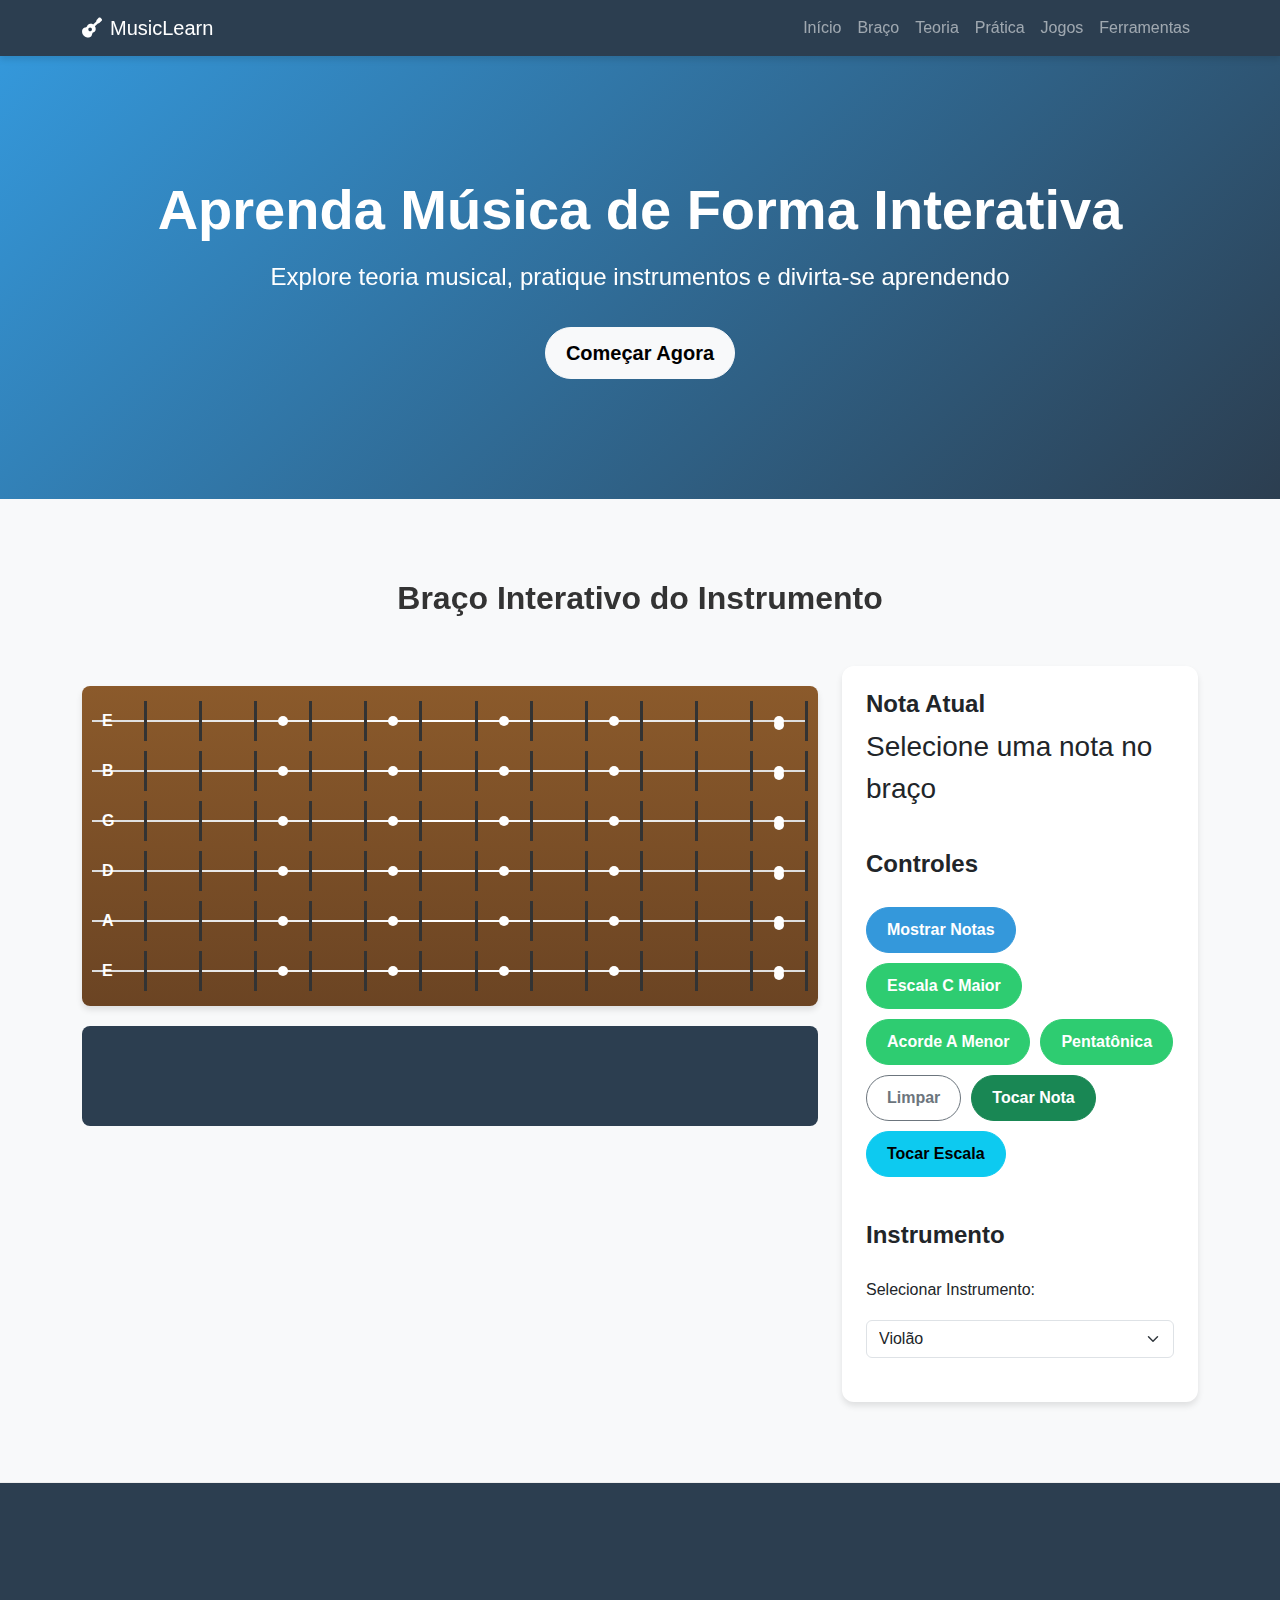
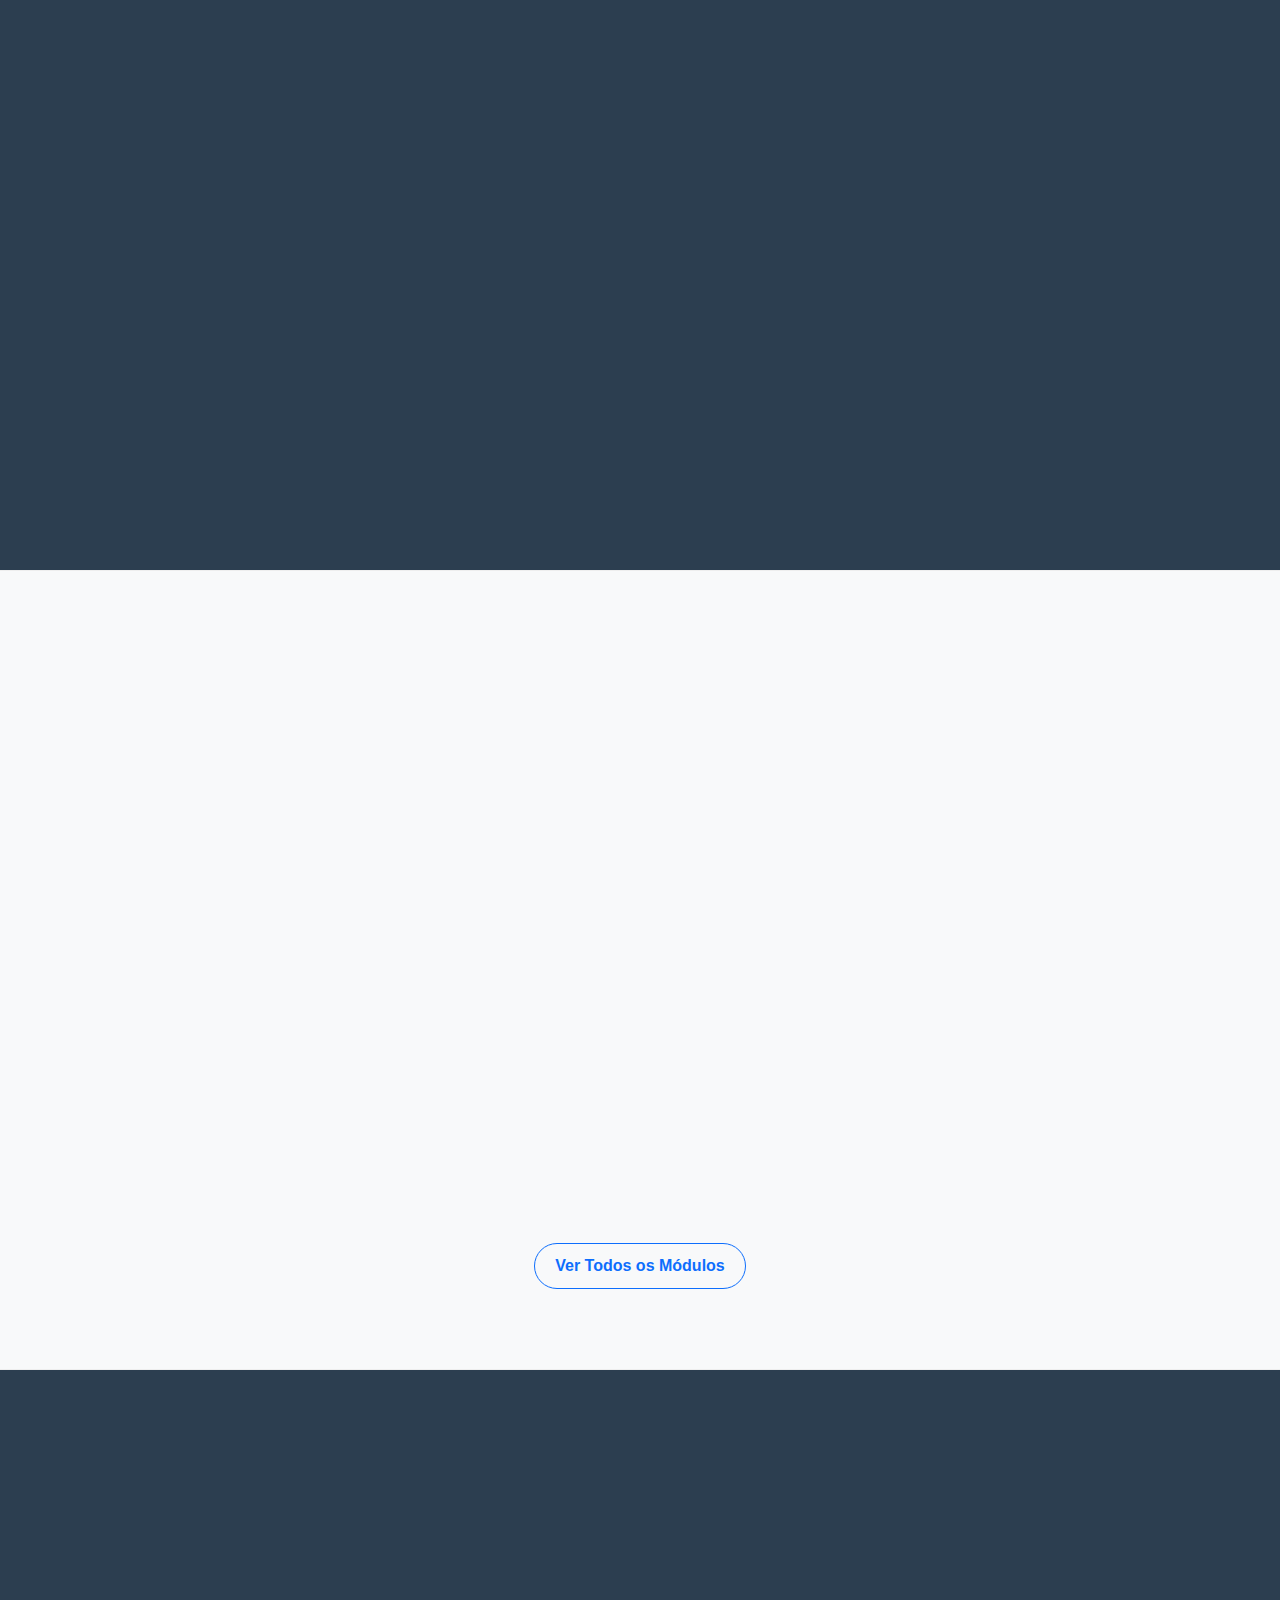
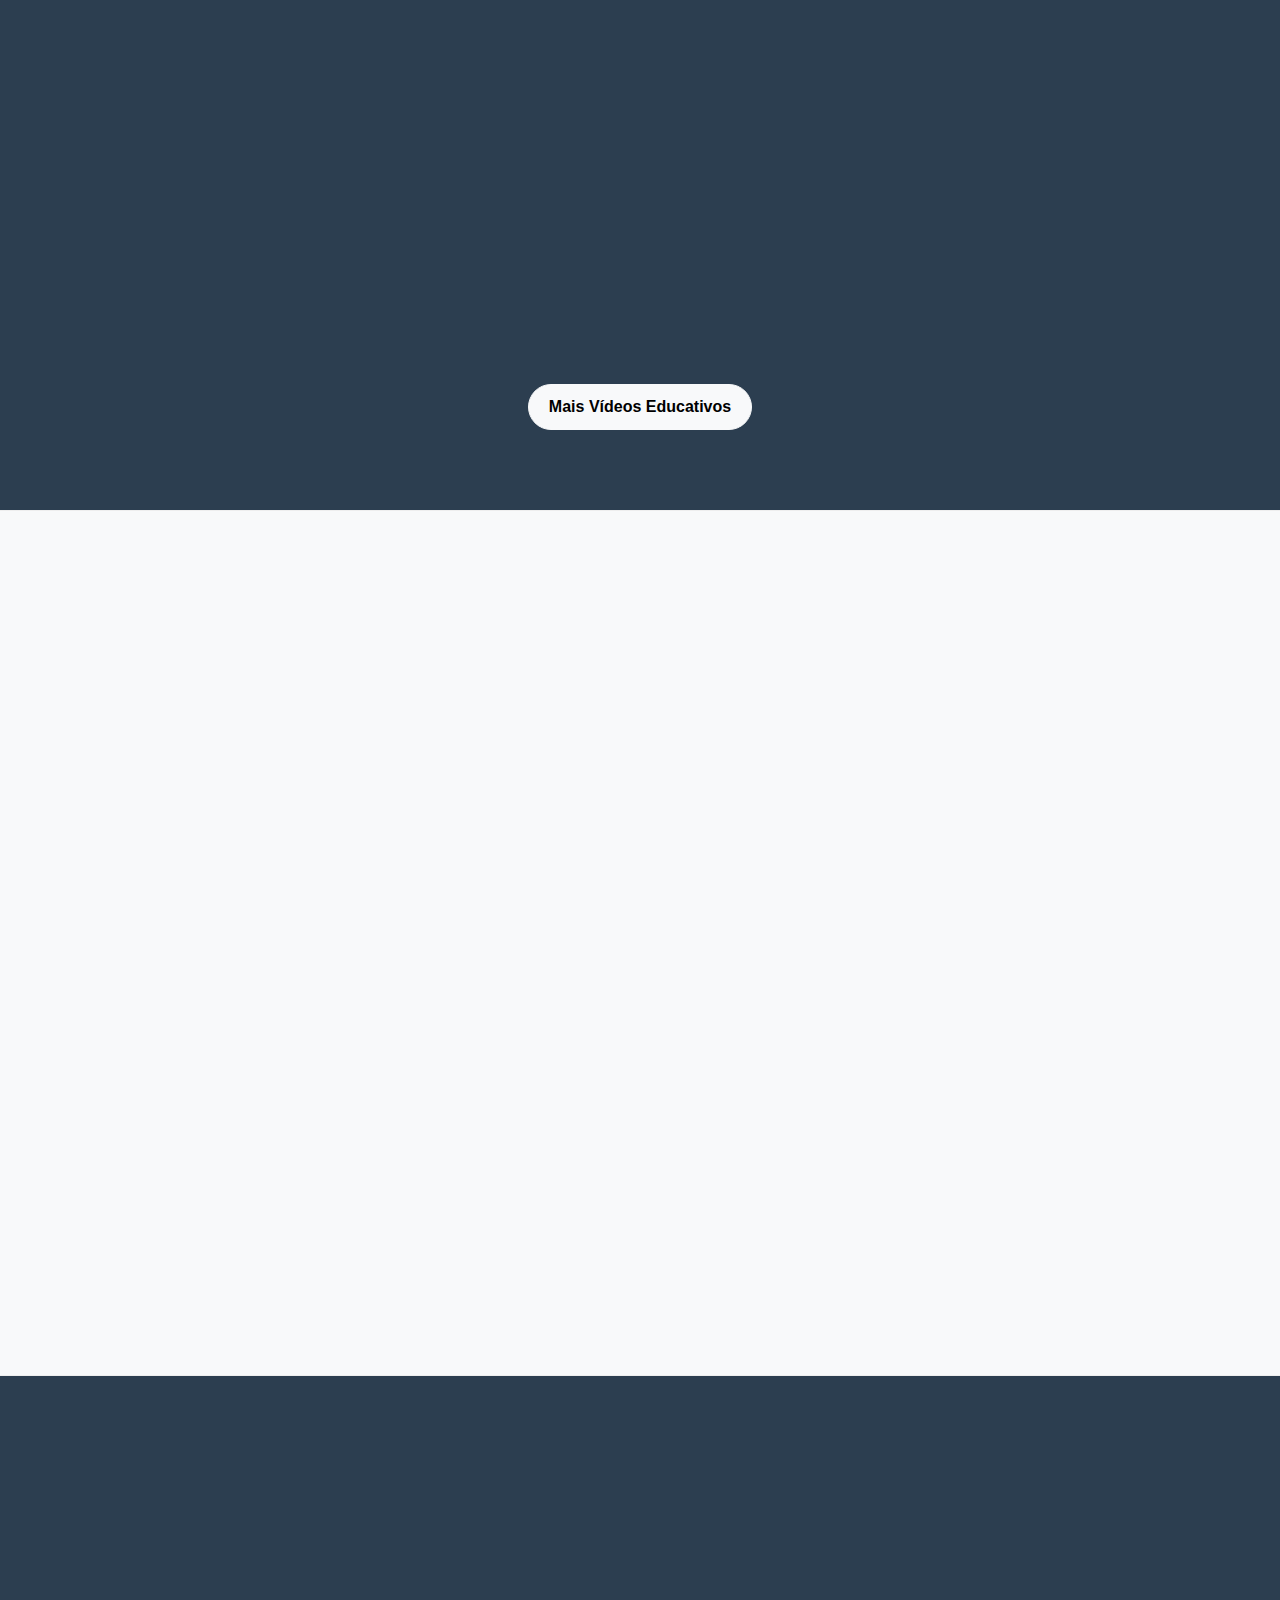
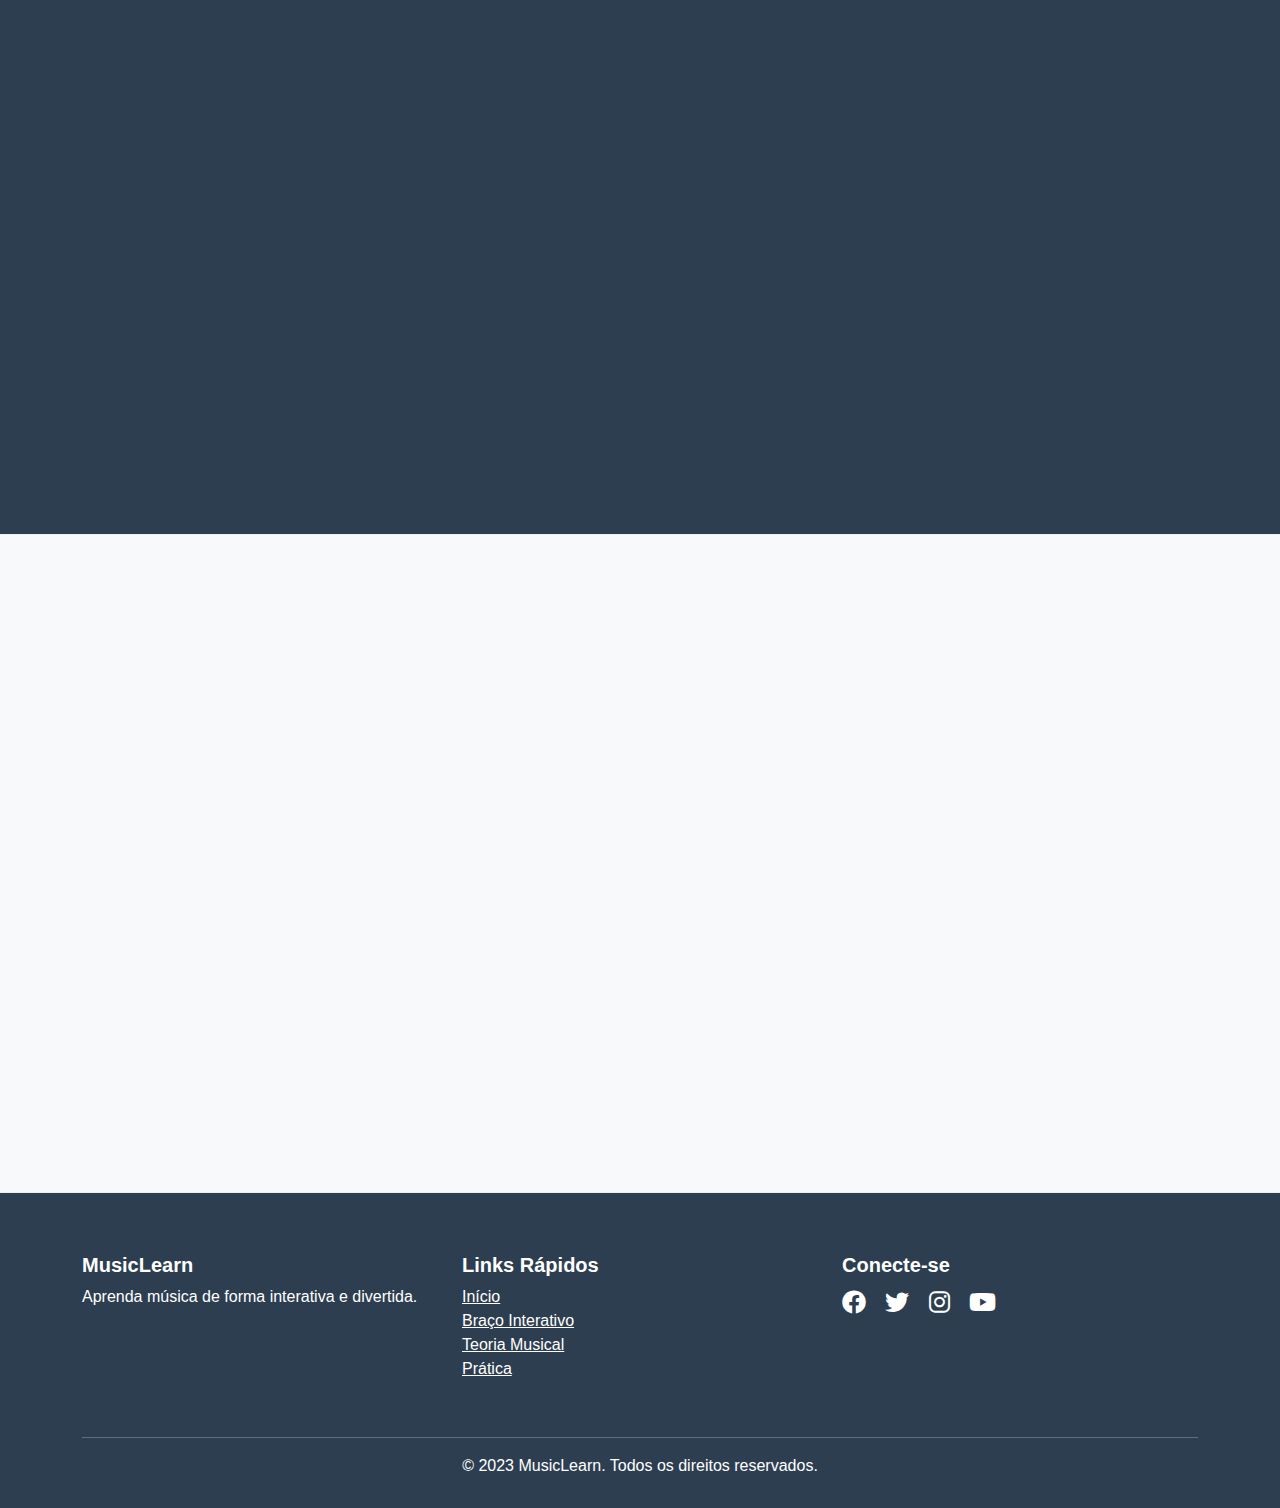
<file: index.html>
<!DOCTYPE html>
<html lang="pt-BR">

<head>
    <meta charset="UTF-8">
    <meta name="viewport" content="width=device-width, initial-scale=1.0">
    <!-- <meta name="theme-color" content="#2c3e50"> -->
    <title>Otimizado - Aplicativo de Aprendizado Musical</title>
    <link href="https://cdn.jsdelivr.net/npm/bootstrap@5.3.0/dist/css/bootstrap.min.css" rel="stylesheet">
    <link href="https://cdnjs.cloudflare.com/ajax/libs/font-awesome/6.0.0/css/all.min.css" rel="stylesheet">
    <link href="https://unpkg.com/aos@2.3.1/dist/aos.css" rel="stylesheet">
    <link rel="stylesheet" href="/settings/css/style.css">
    <!-- <link rel="manifest" href="manifest.json"> -->


</head>

<body>
    <!-- Navbar -->
    <nav class="navbar navbar-expand-lg navbar-dark fixed-top">
        <div class="container">
            <a class="navbar-brand" href="#">
                <i class="fas fa-guitar me-2"></i>MusicLearn
            </a>
            <button class="navbar-toggler" type="button" data-bs-toggle="collapse" data-bs-target="#navbarNav">
                <span class="navbar-toggler-icon"></span>
            </button>
            <div class="collapse navbar-collapse" id="navbarNav">
                <ul class="navbar-nav ms-auto">
                    <li class="nav-item"><a class="nav-link" href="#home">Início</a></li>
                    <li class="nav-item"><a class="nav-link" href="#fretboard">Braço</a></li>
                    <li class="nav-item"><a class="nav-link" href="#theory">Teoria</a></li>
                    <li class="nav-item"><a class="nav-link" href="#practice">Prática</a></li>
                    <li class="nav-item"><a class="nav-link" href="#games">Jogos</a></li>
                    <li class="nav-item"><a class="nav-link" href="#tools">Ferramentas</a></li>
                </ul>
            </div>
        </div>
    </nav>

    <!-- Hero Section -->
    <section id="home" class="hero">
        <div class="container">
            <h1 data-aos="fade-down">Aprenda Música de Forma Interativa</h1>
            <p data-aos="fade-down" data-aos-delay="200">Explore teoria musical, pratique instrumentos e divirta-se
                aprendendo</p>
            <a href="#fretboard" class="btn btn-light btn-lg" data-aos="fade-up" data-aos-delay="400">Começar Agora</a>
        </div>
    </section>

    <!-- Fretboard Section -->
    <section id="fretboard-section" class="section">
        <div class="container">
            <h2 class="text-center mb-5" data-aos="fade-up">Braço Interativo do Instrumento</h2>

            <div class="row">
                <div class="col-lg-8">
                    <div class="fretboard" id="fretboard"></div>
                    <div class="visualizer" id="visualizer"></div>
                </div>
                <div class="col-lg-4">
                    <div class="card p-4">
                        <h4>Nota Atual</h4>
                        <p class="fs-3" id="current-note">Selecione uma nota no braço</p>

                        <h4 class="mt-4">Controles</h4>
                        <div class="controls">
                            <button id="show-notes" class="btn btn-primary">Mostrar Notas</button>
                            <button id="show-c-major" class="btn btn-secondary">Escala C Maior</button>
                            <button id="show-a-minor" class="btn btn-secondary">Acorde A Menor</button>
                            <button id="show-pentatonic" class="btn btn-secondary">Pentatônica</button>
                            <button id="clear-board" class="btn btn-outline-secondary">Limpar</button>
                            <button id="play-note" class="btn btn-success">Tocar Nota</button>
                            <button id="play-scale" class="btn btn-info">Tocar Escala</button>
                        </div>

                        <h4 class="mt-4">Instrumento</h4>
                        <div class="instrument-selector">
                            <label for="instrument-select" class="form-label">Selecionar Instrumento:</label>
                            <select class="form-select" id="instrument-select" name="instrument">
                                <option value="guitar">Violão</option>
                                <option value="bass">Baixo</option>
                                <option value="violin">Violino</option>
                                <option value="cello">Violoncelo</option>
                                <option value="ukulele">Ukulele</option>
                            </select>
                        </div>
                    </div>
                </div>
            </div>
        </div>
    </section>

    <!-- Theory Section -->
    <section id="theory" class="section section-dark">
        <div class="container">
            <h2 class="text-center mb-5" data-aos="fade-up">Teoria Musical</h2>

            <div class="row">
                <div class="col-md-6" data-aos="fade-right">
                    <div class="quiz-container">
                        <h4>Quiz: Quantas notas tem uma escala maior?</h4>

                        <div class="form-check">
                            <input class="form-check-input" type="radio" name="quiz-answer" id="quiz-option-1"
                                value="5">
                            <label class="form-check-label" for="quiz-option-1">5 notas</label>
                        </div>

                        <div class="form-check">
                            <input class="form-check-input" type="radio" name="quiz-answer" id="quiz-option-2"
                                value="7">
                            <label class="form-check-label" for="quiz-option-2">7 notas</label>
                        </div>

                        <div class="form-check">
                            <input class="form-check-input" type="radio" name="quiz-answer" id="quiz-option-3"
                                value="12">
                            <label class="form-check-label" for="quiz-option-3">12 notas</label>
                        </div>

                        <button id="quiz-submit" class="btn btn-primary mt-3">Verificar Resposta</button>

                        <div id="quiz-feedback" class="mt-3"></div>
                    </div>
                </div>

                <div class="col-md-6" data-aos="fade-left">
                    <div class="card p-4 h-100">
                        <h4>Círculo de Quintas</h4>
                        <div class="circle-of-fifths">
                            <div class="tone-circle"></div>
                        </div>
                        <p class="mt-3 text-center">Clique em uma nota para ver sua armadura de clave</p>
                    </div>
                </div>
            </div>
        </div>
    </section>

    <!-- Adicionar após a seção de teoria -->
    <section id="lessons" class="section">
        <div class="container">
            <h2 class="text-center mb-5" data-aos="fade-up">Lições Estruturadas</h2>

            <div class="row">
                <div class="col-lg-4 mb-4" data-aos="fade-up" data-aos-delay="100">
                    <div class="card h-100">
                        <div class="card-body">
                            <div class="text-center mb-3">
                                <span class="feature-icon"><i class="fas fa-guitar"></i></span>
                            </div>
                            <h4 class="card-title">Módulo 1: Introdução</h4>
                            <p class="card-text">Aprenda os fundamentos da música, notas, e como ler partituras básicas.
                            </p>
                            <ul class="list-group list-group-flush">
                                <li class="list-group-item">Conhecendo o braço do instrumento</li>
                                <li class="list-group-item">Notas musicais e suas posições</li>
                                <li class="list-group-item">Ritmo básico e contagem de tempos</li>
                            </ul>
                            <div class="text-center mt-3">
                                <button class="btn btn-primary">Iniciar Módulo</button>
                            </div>
                        </div>
                    </div>
                </div>

                <div class="col-lg-4 mb-4" data-aos="fade-up" data-aos-delay="200">
                    <div class="card h-100">
                        <div class="card-body">
                            <div class="text-center mb-3">
                                <span class="feature-icon"><i class="fas fa-music"></i></span>
                            </div>
                            <h4 class="card-title">Módulo 2: Escalas e Acordes</h4>
                            <p class="card-text">Domine as escalas principais e aprenda a formar acordes básicos.</p>
                            <ul class="list-group list-group-flush">
                                <li class="list-group-item">Escala maior e menor</li>
                                <li class="list-group-item">Acordes maiores e menores</li>
                                <li class="list-group-item">Progressões de acordes comuns</li>
                            </ul>
                            <div class="text-center mt-3">
                                <button class="btn btn-primary">Iniciar Módulo</button>
                            </div>
                        </div>
                    </div>
                </div>

                <div class="col-lg-4 mb-4" data-aos="fade-up" data-aos-delay="300">
                    <div class="card h-100">
                        <div class="card-body">
                            <div class="text-center mb-3">
                                <span class="feature-icon"><i class="fas fa-sliders-h"></i></span>
                            </div>
                            <h4 class="card-title">Módulo 3: Técnicas Avançadas</h4>
                            <p class="card-text">Aprimore sua técnica com exercícios avançados e conceitos musicais
                                complexos.</p>
                            <ul class="list-group list-group-flush">
                                <li class="list-group-item">Improvisação e solo</li>
                                <li class="list-group-item">Harmonia e contraponto</li>
                                <li class="list-group-item">Leitura musical avançada</li>
                            </ul>
                            <div class="text-center mt-3">
                                <button class="btn btn-primary">Iniciar Módulo</button>
                            </div>
                        </div>
                    </div>
                </div>
            </div>

            <div class="text-center mt-5">
                <button class="btn btn-outline-primary">Ver Todos os Módulos</button>
            </div>
        </div>
    </section>

    <!-- Seção de vídeos educativos -->
    <section id="videos" class="section section-dark">
        <div class="container">
            <h2 class="text-center mb-5" data-aos="fade-up">Demonstrações em Vídeo</h2>

            <div class="row">
                <div class="col-md-6 mb-4" data-aos="fade-right">
                    <div class="ratio ratio-16x9">
                        <iframe src="https://www.youtube.com/embed/jhYGXKqeb4I" title="Introdução ao Braço da Guitarra"
                            allowfullscreen></iframe>
                    </div>
                    <h4 class="mt-3">Introdução ao Braço da Guitarra</h4>
                    <p>Aprenda as partes do braço, nomes das cordas e como localizar notas.</p>
                </div>

                <div class="col-md-6 mb-4" data-aos="fade-left">
                    <div class="ratio ratio-16x9">
                        <iframe src="https://www.youtube.com/embed/rgaTLrZGlk0"
                            title="Primeiros Acordes para Iniciantes" allowfullscreen></iframe>
                    </div>
                    <h4 class="mt-3">Primeiros Acordes para Iniciantes</h4>
                    <p>Domine os acordes básicos e comece a tocar suas primeiras músicas.</p>
                </div>
            </div>

            <div class="text-center mt-4">
                <button class="btn btn-light">Mais Vídeos Educativos</button>
            </div>
        </div>
    </section>

    <!-- Practice Section -->
    <section id="practice" class="section">
        <div class="container">
            <h2 class="text-center mb-5" data-aos="fade-up">Pratique e Treine</h2>

            <div class="row">
                <div class="col-lg-6" data-aos="fade-right">
                    <div class="card p-4 h-100">
                        <h4>Metrônomo</h4>
                        <div class="metronome-controls">
                            <div class="mb-3">
                                <label for="bpm-slider" class="form-label">Velocidade (BPM): <span
                                        id="bpm-display">120</span></label>
                                <input type="range" class="form-range" id="bpm-slider" name="bpm" min="40" max="240"
                                    value="120" aria-describedby="bpm-help">
                                <div id="bpm-help" class="form-text">Ajuste a velocidade do metrônomo</div>
                            </div>

                            <button id="metronome-toggle" class="btn btn-primary">
                                <i class="fas fa-play me-2"></i>Iniciar
                            </button>
                        </div>
                    </div>
                </div>

                <div class="col-lg-6" data-aos="fade-left">
                    <div class="card p-4 h-100">
                        <h4>Treino Rítmico</h4>
                        <div class="rhythm-grid" id="rhythm-grid"></div>
                        <div class="d-flex gap-2 mt-3">
                            <button id="play-rhythm" class="btn btn-primary flex-grow-1">Reproduzir Ritmo</button>
                            <button id="clear-rhythm" class="btn btn-outline-secondary">Limpar</button>
                        </div>
                    </div>
                </div>
            </div>

            <div class="row mt-5">
                <div class="col-lg-6" data-aos="fade-right">
                    <div class="card p-4 h-100">
                        <h4>Sequência de Notas</h4>
                        <p>Memorize e reproduza a sequência:</p>
                        <div class="sequence-container">
                            <div class="sequence-note" data-note="C">C</div>
                            <div class="sequence-note" data-note="D">D</div>
                            <div class="sequence-note" data-note="E">E</div>
                            <div class="sequence-note" data-note="F">F</div>
                            <div class="sequence-note" data-note="G">G</div>
                            <div class="sequence-note" data-note="A">A</div>
                            <div class="sequence-note" data-note="B">B</div>
                        </div>
                        <p class="mt-3">Sequência: <span id="current-sequence"></span></p>
                        <div class="d-flex gap-2">
                            <button id="play-sequence" class="btn btn-primary flex-grow-1">Nova Sequência</button>
                            <button id="repeat-sequence" class="btn btn-outline-secondary">Repetir</button>
                        </div>
                    </div>
                </div>

                <div class="col-lg-6" data-aos="fade-left">
                    <div class="card p-4 h-100">
                        <h4>Treino de Intervalos</h4>
                        <p>Ouça e identifique o intervalo:</p>
                        <button id="play-interval" class="btn btn-primary w-100 mb-3">Reproduzir Intervalo</button>

                        <div class="game-options">
                            <div class="row">
                                <div class="col-6 mb-2">
                                    <div class="game-option btn btn-outline-primary w-100" data-interval="2M">2ª Maior
                                    </div>
                                </div>
                                <div class="col-6 mb-2">
                                    <div class="game-option btn btn-outline-primary w-100" data-interval="3m">3ª Menor
                                    </div>
                                </div>
                                <div class="col-6 mb-2">
                                    <div class="game-option btn btn-outline-primary w-100" data-interval="5P">5ª Justa
                                    </div>
                                </div>
                                <div class="col-6 mb-2">
                                    <div class="game-option btn btn-outline-primary w-100" data-interval="7m">7ª Menor
                                    </div>
                                </div>
                            </div>
                        </div>

                        <div class="mt-3">
                            <span>Pontuação: </span>
                            <span id="interval-game-score">0</span>
                        </div>
                    </div>
                </div>
            </div>
        </div>
    </section>

    <!-- Games Section -->
    <section id="games" class="section section-dark">
        <div class="container">
            <h2 class="text-center mb-5" data-aos="fade-up">Jogos Musicais</h2>

            <div class="row">
                <div class="col-lg-6" data-aos="fade-right">
                    <div class="card p-4 h-100">
                        <h4>Identificação de Notas</h4>
                        <p>Encontre esta nota no braço do instrumento:</p>
                        <h3 class="text-center my-4" id="note-to-find">C</h3>
                        <button id="new-note" class="btn btn-primary w-100">Nova Nota</button>
                        <div class="mt-3">
                            <span>Pontuação: </span>
                            <span id="note-game-score">0</span>
                        </div>
                    </div>
                </div>

                <div class="col-lg-6" data-aos="fade-left">
                    <div class="card p-4 h-100">
                        <h4>Diagrama de Acordes</h4>
                        <div class="chord-diagram" id="chord-diagram"></div>
                        <div class="row mt-3">
                            <div class="col-8">
                                <div class="chord-selector">
                                    <label for="chord-select" class="form-label">Selecionar Acorde:</label>
                                    <select class="form-select" id="chord-select" name="chord">
                                        <option value="C">C</option>
                                        <option value="Cm">Cm</option>
                                        <option value="C7">C7</option>
                                        <option value="Cmaj7">Cmaj7</option>
                                        <option value="Cm7">Cm7</option>
                                        <option value="C#">C#</option>
                                        <option value="C#m">C#m</option>
                                        <option value="C#7">C#7</option>
                                        <option value="Db">Db</option>
                                        <option value="D">D</option>
                                        <option value="Dm">Dm</option>
                                        <option value="D7">D7</option>
                                        <option value="Dmaj7">Dmaj7</option>
                                        <option value="Dm7">Dm7</option>
                                        <option value="D#">D#</option>
                                        <option value="D#m">D#m</option>
                                        <option value="Eb">Eb</option>
                                        <option value="E">E</option>
                                        <option value="Em">Em</option>
                                        <option value="E7">E7</option>
                                        <option value="Emaj7">Emaj7</option>
                                        <option value="Em7">Em7</option>
                                        <option value="F">F</option>
                                        <option value="Fm">Fm</option>
                                        <option value="F7">F7</option>
                                        <option value="Fmaj7">Fmaj7</option>
                                        <option value="Fm7">Fm7</option>
                                        <option value="F#">F#</option>
                                        <option value="F#m">F#m</option>
                                        <option value="F#7">F#7</option>
                                        <option value="Gb">Gb</option>
                                        <option value="G">G</option>
                                        <option value="Gm">Gm</option>
                                        <option value="G7">G7</option>
                                        <option value="Gmaj7">Gmaj7</option>
                                        <option value="Gm7">Gm7</option>
                                        <option value="G#">G#</option>
                                        <option value="G#m">G#m</option>
                                        <option value="Ab">Ab</option>
                                        <option value="A">A</option>
                                        <option value="Am">Am</option>
                                        <option value="A7">A7</option>
                                        <option value="Amaj7">Amaj7</option>
                                        <option value="Am7">Am7</option>
                                        <option value="A#">A#</option>
                                        <option value="A#m">A#m</option>
                                        <option value="Bb">Bb</option>
                                        <option value="B">B</option>
                                        <option value="Bm">Bm</option>
                                        <option value="B7">B7</option>
                                        <option value="Bmaj7">Bmaj7</option>
                                        <option value="Bm7">Bm7</option>
                                    </select>
                                </div>
                            </div>
                            <div class="col-4">
                                <button id="play-chord" class="btn btn-primary w-100">Tocar</button>
                            </div>
                        </div>
                    </div>
                </div>
            </div>
        </div>
    </section>

    <!-- Tools Section -->
    <section id="tools" class="section">
        <div class="container">
            <h2 class="text-center mb-5" data-aos="fade-up">Ferramentas Úteis</h2>

            <div class="row">
                <div class="col-lg-6" data-aos="fade-right">
                    <div class="card p-4 h-100">
                        <div class="progression-controls">
                            <div class="row">
                                <div class="col-md-6">
                                    <label for="progression-style" class="form-label">Estilo:</label>
                                    <select class="form-select" id="progression-style" name="progression_style">
                                        <option value="pop">Pop</option>
                                        <option value="rock">Rock</option>
                                        <option value="jazz">Jazz</option>
                                        <option value="blues">Blues</option>
                                        <option value="classical">Clássico</option>
                                    </select>
                                </div>
                                <div class="col-md-6">
                                    <label for="progression-length" class="form-label">Comprimento:</label>
                                    <select class="form-select" id="progression-length" name="progression_length">
                                        <option value="4">4 acordes</option>
                                        <option value="8">8 acordes</option>
                                        <option value="12">12 acordes</option>
                                        <option value="16">16 acordes</option>
                                    </select>
                                </div>
                            </div>

                            <button id="generate-progression" class="btn btn-primary mt-3">
                                <i class="fas fa-random me-2"></i>Gerar Progressão
                            </button>
                        </div>
                    </div>
                </div>

                <div class="col-lg-6" data-aos="fade-left">
                    <div class="card p-4 h-100">
                        <h4>Referência de Afinação</h4>
                        <p>Clique para ouvir as notas de referência:</p>
                        <div class="tuning-reference">
                            <button class="btn btn-outline-primary interactive-btn" data-note="E2">E₂</button>
                            <button class="btn btn-outline-primary interactive-btn" data-note="A2">A₂</button>
                            <button class="btn btn-outline-primary interactive-btn" data-note="D3">D₃</button>
                            <button class="btn btn-outline-primary interactive-btn" data-note="G3">G₃</button>
                            <button class="btn btn-outline-primary interactive-btn" data-note="B3">B₃</button>
                            <button class="btn btn-outline-primary interactive-btn" data-note="E4">E₄</button>
                        </div>
                        <div class="mt-4">
                            <h5>Dicas de Afinação:</h5>
                            <ul>
                                <li>Use um ambiente silencioso</li>
                                <li>Afine de baixo para cima</li>
                                <li>Verifique a afinação regularmente</li>
                            </ul>
                        </div>
                    </div>
                </div>
            </div>
        </div>
    </section>

    <!-- Footer -->
    <footer>
        <div class="container">
            <div class="row">
                <div class="col-md-4 mb-4">
                    <h5>MusicLearn</h5>
                    <p>Aprenda música de forma interativa e divertida.</p>
                </div>
                <div class="col-md-4 mb-4">
                    <h5>Links Rápidos</h5>
                    <ul class="list-unstyled">
                        <li><a href="#home" class="text-white">Início</a></li>
                        <li><a href="#fretboard" class="text-white">Braço Interativo</a></li>
                        <li><a href="#theory" class="text-white">Teoria Musical</a></li>
                        <li><a href="#practice" class="text-white">Prática</a></li>
                    </ul>
                </div>
                <div class="col-md-4 mb-4">
                    <h5>Conecte-se</h5>
                    <div class="social-links">
                        <a href="#"><i class="fab fa-facebook"></i></a>
                        <a href="#"><i class="fab fa-twitter"></i></a>
                        <a href="#"><i class="fab fa-instagram"></i></a>
                        <a href="#"><i class="fab fa-youtube"></i></a>
                    </div>
                </div>
            </div>
            <hr class="bg-light">
            <p class="text-center mb-0">&copy; 2023 MusicLearn. Todos os direitos reservados.</p>
        </div>
    </footer>

    <!-- Back to Top Button -->
    <a href="#" class="back-to-top">
        <i class="fas fa-arrow-up"></i>
    </a>

    <script src="https://cdn.jsdelivr.net/npm/bootstrap@5.3.0/dist/js/bootstrap.bundle.min.js"></script>
    <script src="https://unpkg.com/aos@2.3.1/dist/aos.js"></script>
    <script src="/settings/js/script.js"></script>
</body>

</html>
</file>
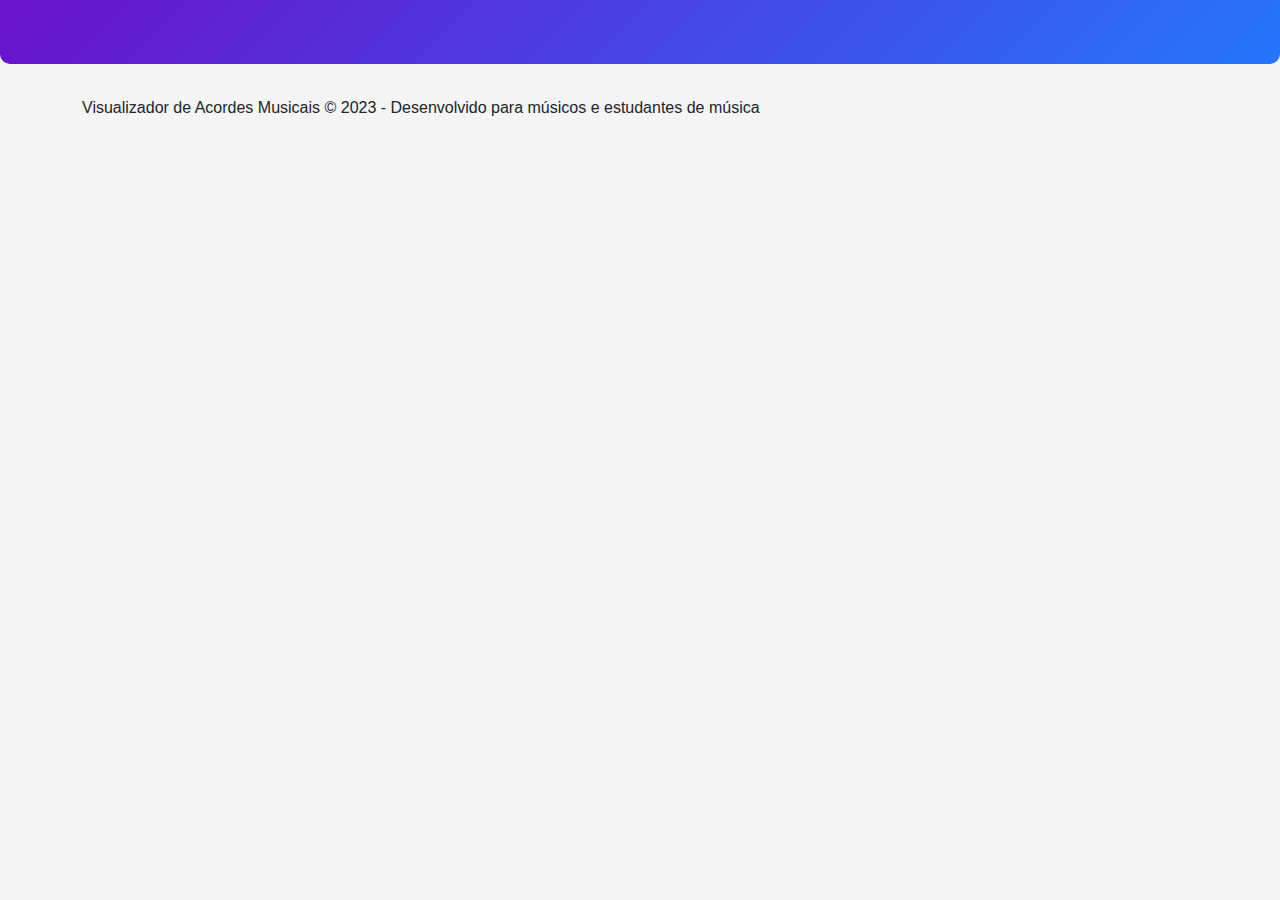
<file: novo.html>
<!DOCTYPE html>
<html lang="pt-br">
<head>
    <meta charset="UTF-8">
    <meta name="viewport" content="width=device-width, initial-scale=1.0">
    <title>Visualizador de Acordes Musicais</title>
    <!-- Bootstrap CSS -->
    <link href="https://cdn.jsdelivr.net/npm/bootstrap@5.3.0/dist/css/bootstrap.min.css" rel="stylesheet">
    <!-- Font Awesome para ícones -->
    <link rel="stylesheet" href="https://cdnjs.cloudflare.com/ajax/libs/font-awesome/6.4.0/css/all.min.css">
    <style>
        body {
            background-color: #f5f5f5;
            font-family: 'Segoe UI', Tahoma, Geneva, Verdana, sans-serif;
        }
        .header {
            background: linear-gradient(135deg, #6a11cb 0%, #2575fc 100%);
            color: white;
            padding: 2rem 0;
            margin-bottom: 2rem;
            border-radius: 0 0 10px 10px;
        }
        
    </style>
</head>
<body>
    <div class="header text-center">
        
    </div>

    <div class="footer">
        <div class="container">
            <p>Visualizador de Acordes Musicais &copy; 2023 - Desenvolvido para músicos e estudantes de música</p>
        </div>
    </div>

    <!-- Bootstrap JS e Popper.js -->
    <script src="https://cdn.jsdelivr.net/npm/@popperjs/core@2.11.6/dist/umd/popper.min.js"></script>
    <script src="https://cdn.jsdelivr.net/npm/bootstrap@5.3.0/dist/js/bootstrap.min.js"></script>
    
    <script>
        
    </script>
</body>
</html>
</file>
<file: settings/css/style.css>
:root {
    --primary-color: #3498db;
    --secondary-color: #2ecc71;
    --accent-color: #e74c3c;
    --dark-color: #2c3e50;
    --light-color: #ecf0f1;
    --text-color: #333;
    --shadow: 0 4px 6px rgba(0, 0, 0, 0.1);
}

body {
    font-family: 'Segoe UI', Tahoma, Geneva, Verdana, sans-serif;
    color: var(--text-color);
    background-color: #f8f9fa;
    padding-top: 56px;
}

.navbar {
    background-color: var(--dark-color);
    box-shadow: var(--shadow);
}

.section {
    padding: 80px 0;
    border-bottom: 1px solid #eee;
}

.section-dark {
    background-color: var(--dark-color);
    color: white;
}

.fretboard {
    display: flex;
    flex-direction: column;
    margin: 20px 0;
    background: linear-gradient(to bottom, #8b5a2b, #6b4423);
    padding: 10px;
    border-radius: 8px;
    box-shadow: var(--shadow);
}

.string {
    display: flex;
    position: relative;
    height: 40px;
    margin: 5px 0;
}

.string::before {
    content: '';
    position: absolute;
    left: 0;
    right: 0;
    height: 2px;
    background: linear-gradient(to right, #ddd, #fff, #ddd);
    top: 50%;
    transform: translateY(-50%);
}

.fret {
    flex: 1;
    position: relative;
    border-right: 3px solid #333;
    display: flex;
    justify-content: center;
    align-items: center;
}

.fret:first-child {
    border-left: 3px solid #333;
    min-width: 40px;
    flex: 0 0 40px;
}

.note {
    width: 30px;
    height: 30px;
    border-radius: 50%;
    background-color: var(--secondary-color);
    display: flex;
    justify-content: center;
    align-items: center;
    color: white;
    font-weight: bold;
    cursor: pointer;
    transition: all 0.3s ease;
    z-index: 10;
    box-shadow: 0 2px 4px rgba(0, 0, 0, 0.2);
}

.note:hover {
    transform: scale(1.1);
}

.note.active {
    background-color: var(--accent-color);
}

.note.root {
    background-color: var(--primary-color);
}

.note-playing {
    animation: pulse 0.5s;
}

@keyframes pulse {
    0% {
        transform: scale(1);
    }

    50% {
        transform: scale(1.2);
    }

    100% {
        transform: scale(1);
    }
}

.fret-marker {
    position: absolute;
    width: 10px;
    height: 10px;
    background-color: #fff;
    border-radius: 50%;
    top: 50%;
    left: 50%;
    transform: translate(-50%, -50%);
}

.string-name {
    position: absolute;
    left: 10px;
    top: 50%;
    transform: translateY(-50%);
    color: white;
    font-weight: bold;
    z-index: 10;
}

.controls {
    display: flex;
    flex-wrap: wrap;
    gap: 10px;
    margin: 20px 0;
}

.btn {
    border-radius: 50px;
    padding: 10px 20px;
    font-weight: 600;
    transition: all 0.3s;
}

.btn-primary {
    background-color: var(--primary-color);
    border-color: var(--primary-color);
}

.btn-secondary {
    background-color: var(--secondary-color);
    border-color: var(--secondary-color);
}

.btn-danger {
    background-color: var(--accent-color);
    border-color: var(--accent-color);
}

.btn:hover {
    transform: translateY(-2px);
    box-shadow: 0 4px 8px rgba(0, 0, 0, 0.2);
}

.visualizer {
    height: 100px;
    background-color: #2c3e50;
    border-radius: 8px;
    margin: 20px 0;
    display: flex;
    align-items: flex-end;
    justify-content: center;
    padding: 10px;
    overflow: hidden;
}

.visualizer-bar {
    width: 6px;
    background-color: var(--primary-color);
    margin: 0 2px;
    border-radius: 3px 3px 0 0;
    transition: height 0.1s ease;
}

.back-to-top {
    position: fixed;
    bottom: 30px;
    right: 30px;
    width: 50px;
    height: 50px;
    border-radius: 50%;
    background-color: var(--primary-color);
    color: white;
    display: none;
    justify-content: center;
    align-items: center;
    font-size: 20px;
    box-shadow: var(--shadow);
    z-index: 1000;
    cursor: pointer;
    transition: all 0.3s;
}

.back-to-top:hover {
    background-color: var(--secondary-color);
    transform: translateY(-5px);
}

.quiz-option {
    padding: 15px;
    border: 2px solid #ddd;
    border-radius: 8px;
    margin: 10px 0;
    cursor: pointer;
    transition: all 0.3s;
}

.quiz-option:hover {
    border-color: var(--primary-color);
}

.quiz-option.selected {
    border-color: var(--primary-color);
    background-color: rgba(52, 152, 219, 0.1);
}

.instrument-selector {
    display: flex;
    flex-wrap: wrap;
    gap: 10px;
    margin: 20px 0;
}

.instrument-btn {
    flex: 1;
    min-width: 120px;
}

.rhythm-grid {
    display: grid;
    grid-template-columns: repeat(16, 1fr);
    gap: 5px;
    margin: 20px 0;
}

.rhythm-cell {
    height: 40px;
    background-color: #eee;
    border-radius: 4px;
    cursor: pointer;
    transition: all 0.3s;
}

.rhythm-cell:hover {
    background-color: #ddd;
}

.rhythm-cell.active {
    background-color: var(--secondary-color);
}

.rhythm-cell.beat {
    background-color: #ccc;
}

.rhythm-cell.beat.active {
    background-color: var(--primary-color);
}

.circle-of-fifths {
    position: relative;
    width: 300px;
    height: 300px;
    margin: 0 auto;
}

.tone-circle {
    position: relative;
    width: 100%;
    height: 100%;
    border-radius: 50%;
    background-color: #f8f9fa;
    border: 2px solid #ddd;
}

.circle-note {
    position: absolute;
    width: 40px;
    height: 40px;
    border-radius: 50%;
    background-color: var(--primary-color);
    color: white;
    display: flex;
    justify-content: center;
    align-items: center;
    font-weight: bold;
    cursor: pointer;
    transform: translate(-50%, -50%);
    transition: all 0.3s;
}

.circle-note:hover {
    transform: translate(-50%, -50%) scale(1.1);
}

.game-container {
    background-color: white;
    border-radius: 8px;
    padding: 20px;
    box-shadow: var(--shadow);
    margin: 20px 0;
}

.sequence-container {
    display: flex;
    gap: 10px;
    flex-wrap: wrap;
    margin: 20px 0;
}

.sequence-note {
    width: 50px;
    height: 50px;
    border-radius: 8px;
    background-color: var(--primary-color);
    color: white;
    display: flex;
    justify-content: center;
    align-items: center;
    font-weight: bold;
    cursor: pointer;
    transition: all 0.3s;
}

.sequence-note:hover {
    transform: scale(1.1);
}

.chord-diagram {
    min-height: 300px;
    display: flex;
    justify-content: center;
    align-items: center;
    background: #f8f9fa;
    border-radius: 8px;
    margin: 20px 0;
    padding: 15px;
    border: 1px solid #dee2e6;
}

.tuning-reference {
    display: flex;
    flex-wrap: wrap;
    gap: 10px;
    margin: 20px 0;
}

.interactive-btn {
    flex: 1;
    min-width: 100px;
}

.card {
    border: none;
    border-radius: 12px;
    box-shadow: var(--shadow);
    transition: transform 0.3s;
}

.card:hover {
    transform: translateY(-5px);
}

.feature-icon {
    font-size: 3rem;
    color: var(--primary-color);
    margin-bottom: 1rem;
}

h1,
h2,
h3,
h4,
h5,
h6 {
    font-weight: 700;
}

.hero {
    background: linear-gradient(135deg, var(--primary-color), var(--dark-color));
    color: white;
    padding: 120px 0;
    text-align: center;
}

.hero h1 {
    font-size: 3.5rem;
    margin-bottom: 1rem;
}

.hero p {
    font-size: 1.5rem;
    margin-bottom: 2rem;
}

.stat-number {
    font-size: 2.5rem;
    font-weight: 700;
    color: var(--primary-color);
}

.stat-label {
    font-size: 1rem;
    color: var(--dark-color);
}

footer {
    background-color: var(--dark-color);
    color: white;
    padding: 60px 0 30px;
}

.social-links a {
    color: white;
    font-size: 1.5rem;
    margin-right: 15px;
    transition: color 0.3s;
}

.social-links a:hover {
    color: var(--primary-color);
}

@media (max-width: 768px) {
    .hero h1 {
        font-size: 2.5rem;
    }

    .hero p {
        font-size: 1.2rem;
    }

    .controls {
        flex-direction: column;
    }

    .instrument-selector {
        flex-direction: column;
    }

    .rhythm-grid {
        grid-template-columns: repeat(8, 1fr);
    }
}


/* Media queries para responsividade */
@media (max-width: 992px) {
    .hero h1 {
        font-size: 2.2rem !important;
    }

    .hero p {
        font-size: 1.1rem !important;
    }

    .fretboard {
        overflow-x: auto;
        padding: 5px;
    }

    .string {
        min-width: 700px;
        /* Força scroll horizontal no braço */
        height: 35px;
    }

    .note {
        width: 25px;
        height: 25px;
        font-size: 0.8rem;
    }

    .string-name {
        left: 5px;
        font-size: 0.9rem;
    }

    .controls {
        flex-direction: column;
        gap: 8px;
    }

    .btn {
        padding: 8px 16px;
        font-size: 0.9rem;
    }

    .visualizer {
        height: 80px;
    }

    .circle-of-fifths {
        width: 250px;
        height: 250px;
    }

    .circle-note {
        width: 35px;
        height: 35px;
        font-size: 0.8rem;
    }

    .sequence-note {
        width: 40px;
        height: 40px;
        font-size: 0.9rem;
    }

    .instrument-selector {
        flex-direction: column;
    }

    .instrument-btn {
        min-width: 100%;
    }
}

@media (max-width: 576px) {
    .section {
        padding: 50px 0;
    }

    .hero {
        padding: 80px 0;
    }

    .hero h1 {
        font-size: 1.8rem !important;
    }

    .hero p {
        font-size: 1rem !important;
    }

    .card {
        padding: 1.5rem !important;
    }

    .fretboard {
        margin: 10px 0;
    }

    .string {
        height: 30px;
    }

    .note {
        width: 22px;
        height: 22px;
        font-size: 0.7rem;
    }

    .circle-of-fifths {
        width: 200px;
        height: 200px;
    }

    .circle-note {
        width: 30px;
        height: 30px;
        font-size: 0.7rem;
    }

    .sequence-note {
        width: 35px;
        height: 35px;
    }

    .navbar-brand {
        font-size: 1.1rem;
    }

    .back-to-top {
        bottom: 20px;
        right: 20px;
        width: 40px;
        height: 40px;
        font-size: 16px;
    }
}

/* Melhorias de toque para dispositivos móveis */
@media (hover: none) and (pointer: coarse) {

    .note,
    .btn,
    .sequence-note,
    .circle-note,
    .quiz-option {
        min-height: 44px;
        /* Tamanho mínimo para toque */
    }

    .note {
        min-width: 44px;
    }
}


.chord-container {
    width: 200px;
    height: 250px;
    position: relative;
    margin: 0 auto;
    font-family: Arial, sans-serif;
}

/* Mantém o braço no mesmo lugar dentro do container */
/* Mantém como já estava… */
.chord-neck {
    width: 150px;
    height: 180px;
    background: #8b5a2b;
    border: 2px solid #5d4037;
    border-radius: 5px;
    position: absolute;
    top: 20px;
    left: 25px;
    overflow: visible; /* para exibir O/X acima do topo */
}

.chord-nut {
    position: absolute;
    top: 0;
    left: 0;
    width: 100%;
    height: 6px;
    background: #3b2a1f;
    z-index: 3;
}

/* Rótulo da casa base (quando > 1) */
.chord-basefret {
    position: absolute;
    top: -18px;
    left: -18px;
    font-size: 12px;
    font-weight: bold;
    color: #2c3e50;
}

/* Texto com a posição do acorde (embaixo do nome) */
.chord-position {
    position: absolute;
    bottom: 24px;
    width: 100%;
    text-align: center;
    font-size: 12px;
    color: #2c3e50;
}

/* Mantém: cordas, trastes, dedos, marcadores… */
.chord-fret { position: absolute; left: 0; width: 100%; height: 2px; background: #5d4037; z-index: 2; }
.chord-string { position: absolute; top: 0; width: 2px; height: 100%; background: linear-gradient(to bottom, #ddd, #bbb); z-index: 3; }
.chord-finger { position: absolute; width: 16px; height: 16px; background: #e74c3c; border-radius: 50%; color: #fff; display: flex; justify-content: center; align-items: center; font-size: 10px; font-weight: bold; z-index: 10; }
.chord-marker { position: absolute; width: 14px; height: 14px; border-radius: 50%; color: #fff; display: flex; justify-content: center; align-items: center; font-size: 10px; font-weight: bold; z-index: 15; }
.marker-open { background: #27ae60; }
.marker-muted { background: #e74c3c; }

.chord-name {
    position: absolute;
    bottom: 0;
    width: 100%;
    text-align: center;
    font-size: 18px;
    font-weight: bold;
    color: #2c3e50;
}
</file>
